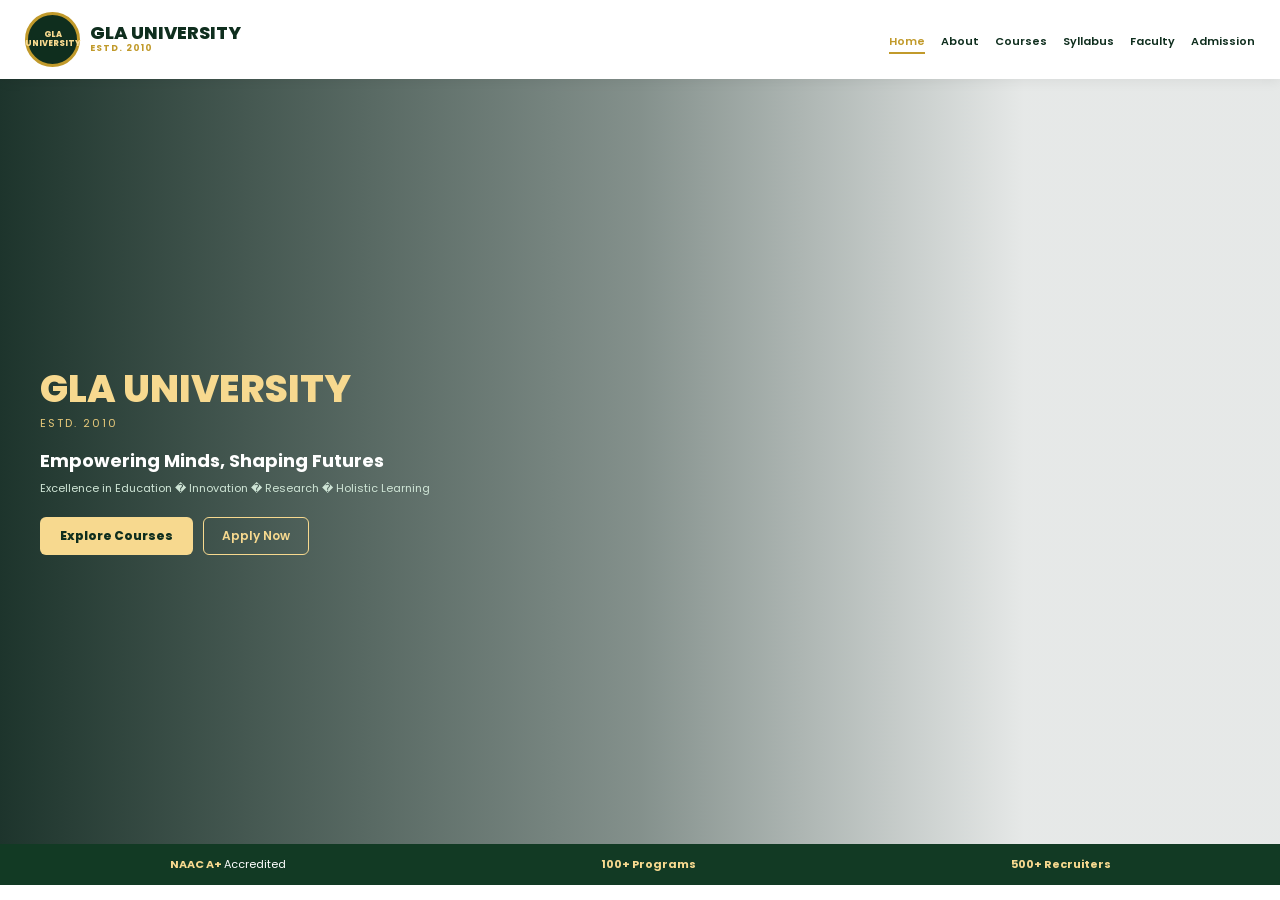
<file: index.html>
<!DOCTYPE html>
<html lang="en">
<head>
<meta charset="UTF-8">
<meta name="viewport" content="width=device-width, initial-scale=1.0">
<title>GLA UNIVERSITY - ESTD. 2010</title>
<link href="https://fonts.googleapis.com/css2?family=Poppins:wght@400;600;700;800&display=swap" rel="stylesheet">
<style>
*{margin:0;padding:0;box-sizing:border-box;font-family:'Poppins',sans-serif}
header{background:#fff;padding:12px 25px;display:flex;justify-content:space-between;align-items:center;position:sticky;top:0;z-index:10;box-shadow:0 2px 12px rgba(0,0,0,0.07)}
.logo-area{display:flex;align-items:center;gap:10px}
.logo-circle{width:55px;height:55px;background:#0f2e1e;border:3px solid #c19a2b;border-radius:50%;display:flex;align-items:center;justify-content:center;color:#f7d98f;font-weight:800;font-size:8px;text-align:center;line-height:1.1}
.logo-text h1{font-size:18px;color:#0f2e1e;font-weight:800;line-height:1}
.logo-text p{font-size:9px;color:#c19a2b;letter-spacing:1px;font-weight:700}
nav a{margin-left:12px;text-decoration:none;color:#0f2e1e;font-weight:600;font-size:11px;padding-bottom:3px}
nav a.active, nav a:hover{color:#c19a2b;border-bottom:2px solid #c19a2b}
.hero{height:85vh;background:linear-gradient(90deg, rgba(10,35,26,0.92) 0%, rgba(10,35,26,0.5) 50%, rgba(10,35,26,0.1) 80%), url('https://images.unsplash.com/photo-1627556704302-624286467c65?q=80&w=2070');background-size:cover;background-position:center;display:flex;align-items:center;padding:0 40px;color:#fff}
.hero h2{font-size:38px;color:#f7d98f;font-weight:800;line-height:1.1}
.hero .estd{font-size:11px;color:#e6c87a;margin-top:5px;letter-spacing:2px}
.hero p.main{font-size:18px;font-weight:700;margin-top:15px}
.hero p.sub{font-size:11px;color:#cfe5d6;margin-top:6px}
.btns{margin-top:20px;display:flex;gap:10px} .btn-gold{background:#f7d98f;color:#0f2e1e;padding:10px 20px;border:none;border-radius:6px;font-weight:800;cursor:pointer;font-size:12px} .btn-outline{border:1.5px solid #f7d98f;color:#f7d98f;background:transparent;padding:9px 18px;border-radius:6px;font-weight:600;font-size:12px;cursor:pointer}
.strip{background:#123a24;color:#f7d98f;padding:12px;display:flex;justify-content:space-around;font-size:11px;font-weight:700}
.strip span{color:#fff;font-weight:400}
</style>
</head>
<body>
<header>
  <div class="logo-area"><div class="logo-circle">GLA<br>UNIVERSITY</div><div class="logo-text"><h1>GLA UNIVERSITY</h1><p>ESTD. 2010</p></div></div>
  <nav>
    <a href="./index.html" class="active">Home</a>
    <a href="./about.html">About</a>
    <a href="./courses.html">Courses</a>
    <a href="./syllabus.html">Syllabus</a>
    <a href="./faculty.html">Faculty</a>
    <a href="./admission.html">Admission</a>
  </nav>
</header>
<div class="hero">
  <div>
    <h2>GLA UNIVERSITY</h2><div class="estd">ESTD. 2010</div>
    <p class="main">Empowering Minds, Shaping Futures</p>
    <p class="sub">Excellence in Education � Innovation � Research � Holistic Learning</p>
    <div class="btns"><a href="./courses.html"><button class="btn-gold">Explore Courses</button></a><a href="./admission.html"><button class="btn-outline">Apply Now</button></a></div>
  </div>
</div>
<div class="strip"><div>NAAC A+ <span>Accredited</span></div><div>100+ Programs</div><div>500+ Recruiters</div></div>
</body>
</html>
</file>
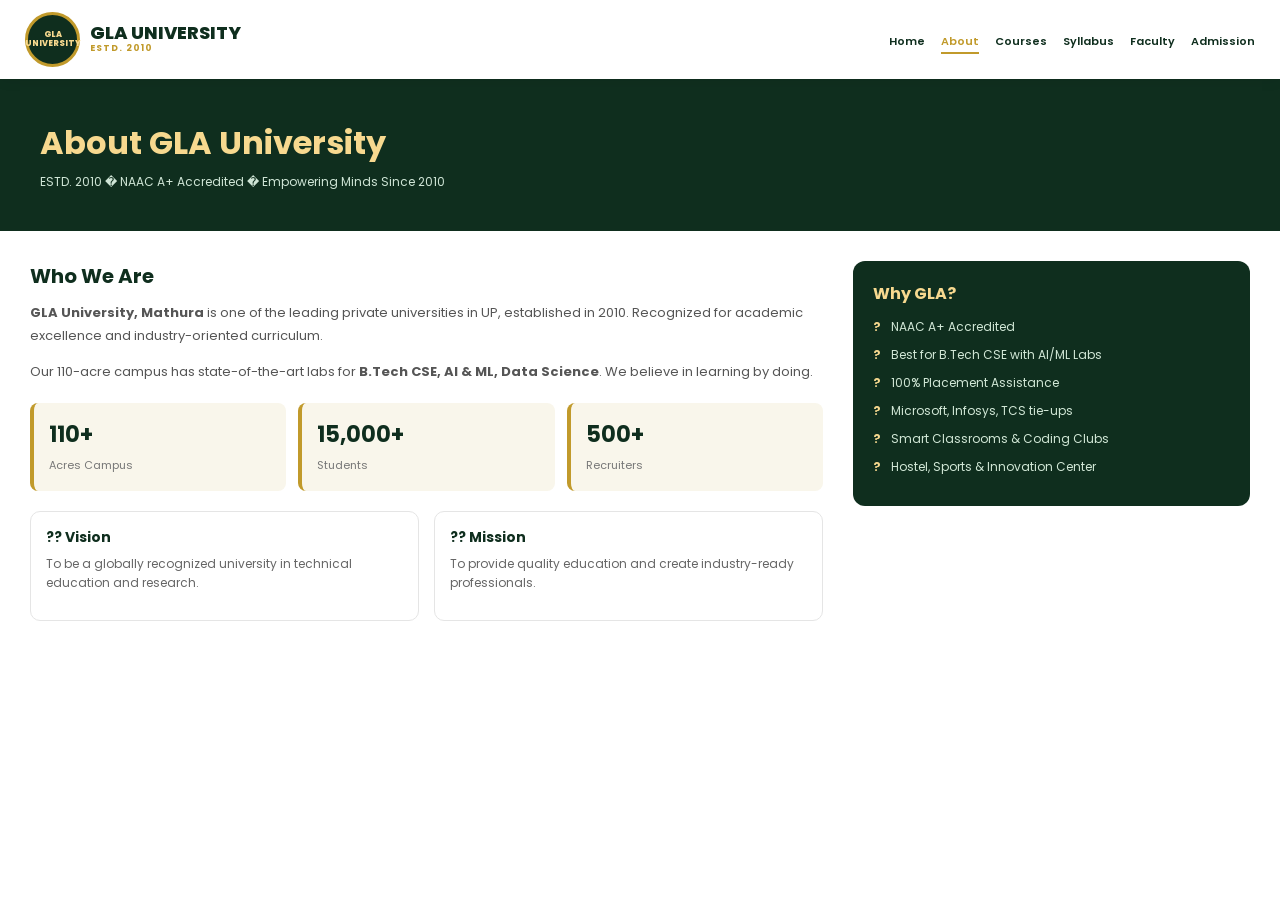
<file: about.html>
<!DOCTYPE html>
<html lang="en">
<head>
<meta charset="UTF-8">
<meta name="viewport" content="width=device-width, initial-scale=1.0">
<title>About - GLA UNIVERSITY</title>
<link href="https://fonts.googleapis.com/css2?family=Poppins:wght@400;600;700;800&display=swap" rel="stylesheet">
<style>
*{margin:0;padding:0;box-sizing:border-box;font-family:'Poppins',sans-serif}
header{background:#fff;padding:12px 25px;display:flex;justify-content:space-between;align-items:center;position:sticky;top:0;z-index:10;box-shadow:0 2px 12px rgba(0,0,0,0.07)}
.logo-area{display:flex;align-items:center;gap:10px}
.logo-circle{width:55px;height:55px;background:#0f2e1e;border:3px solid #c19a2b;border-radius:50%;display:flex;align-items:center;justify-content:center;color:#f7d98f;font-weight:800;font-size:8px;text-align:center;line-height:1.1}
.logo-text h1{font-size:18px;color:#0f2e1e;font-weight:800;line-height:1}
.logo-text p{font-size:9px;color:#c19a2b;letter-spacing:1px;font-weight:700}
nav a{margin-left:12px;text-decoration:none;color:#0f2e1e;font-weight:600;font-size:11px;padding-bottom:3px}
nav a.active, nav a:hover{color:#c19a2b;border-bottom:2px solid #c19a2b}
.page-hero{background:#0f2e1e;padding:40px;color:#fff}
.page-hero h1{font-size:32px;color:#f7d98f}
.page-hero p{color:#cfe5d6;margin-top:6px;font-size:12px}
.container{padding:30px;display:flex;gap:30px}
.left{flex:2} .right{flex:1}
.left h2{color:#0f2e1e;font-size:20px;margin-bottom:10px}
.left p{font-size:13px;color:#555;line-height:1.8;margin-bottom:12px}
.stats{display:grid;grid-template-columns:repeat(3,1fr);gap:12px;margin-top:20px}
.stat-card{background:#f9f6eb;border-left:4px solid #c19a2b;padding:15px;border-radius:8px}
.stat-card h3{color:#0f2e1e;font-size:22px} .stat-card span{font-size:11px;color:#777}
.card-dark{background:#0f2e1e;color:#fff;padding:20px;border-radius:12px}
.card-dark h3{color:#f7d98f;margin-bottom:12px;font-size:16px}
.card-dark ul{list-style:none} .card-dark li{font-size:12px;margin-bottom:10px;padding-left:18px;position:relative;color:#d1e7d6}
.card-dark li::before{content:'?';position:absolute;left:0;color:#f7d98f;font-weight:700}
.vm{display:grid;grid-template-columns:1fr 1fr;gap:15px;margin-top:20px}
.vm-box{border:1px solid #e5e5e5;padding:15px;border-radius:10px}
.vm-box h4{color:#0f2e1e;margin-bottom:6px;font-size:14px} .vm-box p{font-size:12px;color:#666;line-height:1.6}
@media(max-width:700px){.container{flex-direction:column} .stats{grid-template-columns:1fr} .vm{grid-template-columns:1fr}}
</style>
</head>
<body>
<header>
  <div class="logo-area"><div class="logo-circle">GLA<br>UNIVERSITY</div><div class="logo-text"><h1>GLA UNIVERSITY</h1><p>ESTD. 2010</p></div></div>
  <nav>
    <a href="./index.html">Home</a>
    <a href="./about.html" class="active">About</a>
    <a href="./courses.html">Courses</a>
    <a href="./syllabus.html">Syllabus</a>
    <a href="./faculty.html">Faculty</a>
    <a href="./admission.html">Admission</a>
  </nav>
</header>
<div class="page-hero"><h1>About GLA University</h1><p>ESTD. 2010 � NAAC A+ Accredited � Empowering Minds Since 2010</p></div>
<div class="container">
  <div class="left">
    <h2>Who We Are</h2>
    <p><b>GLA University, Mathura</b> is one of the leading private universities in UP, established in 2010. Recognized for academic excellence and industry-oriented curriculum.</p>
    <p>Our 110-acre campus has state-of-the-art labs for <b>B.Tech CSE, AI & ML, Data Science</b>. We believe in learning by doing.</p>
    <div class="stats"><div class="stat-card"><h3>110+</h3><span>Acres Campus</span></div><div class="stat-card"><h3>15,000+</h3><span>Students</span></div><div class="stat-card"><h3>500+</h3><span>Recruiters</span></div></div>
    <div class="vm"><div class="vm-box"><h4>?? Vision</h4><p>To be a globally recognized university in technical education and research.</p></div><div class="vm-box"><h4>?? Mission</h4><p>To provide quality education and create industry-ready professionals.</p></div></div>
  </div>
  <div class="right">
    <div class="card-dark"><h3>Why GLA?</h3><ul><li>NAAC A+ Accredited</li><li>Best for B.Tech CSE with AI/ML Labs</li><li>100% Placement Assistance</li><li>Microsoft, Infosys, TCS tie-ups</li><li>Smart Classrooms & Coding Clubs</li><li>Hostel, Sports & Innovation Center</li></ul></div>
  </div>
</div>
</body>
</html>
</file>
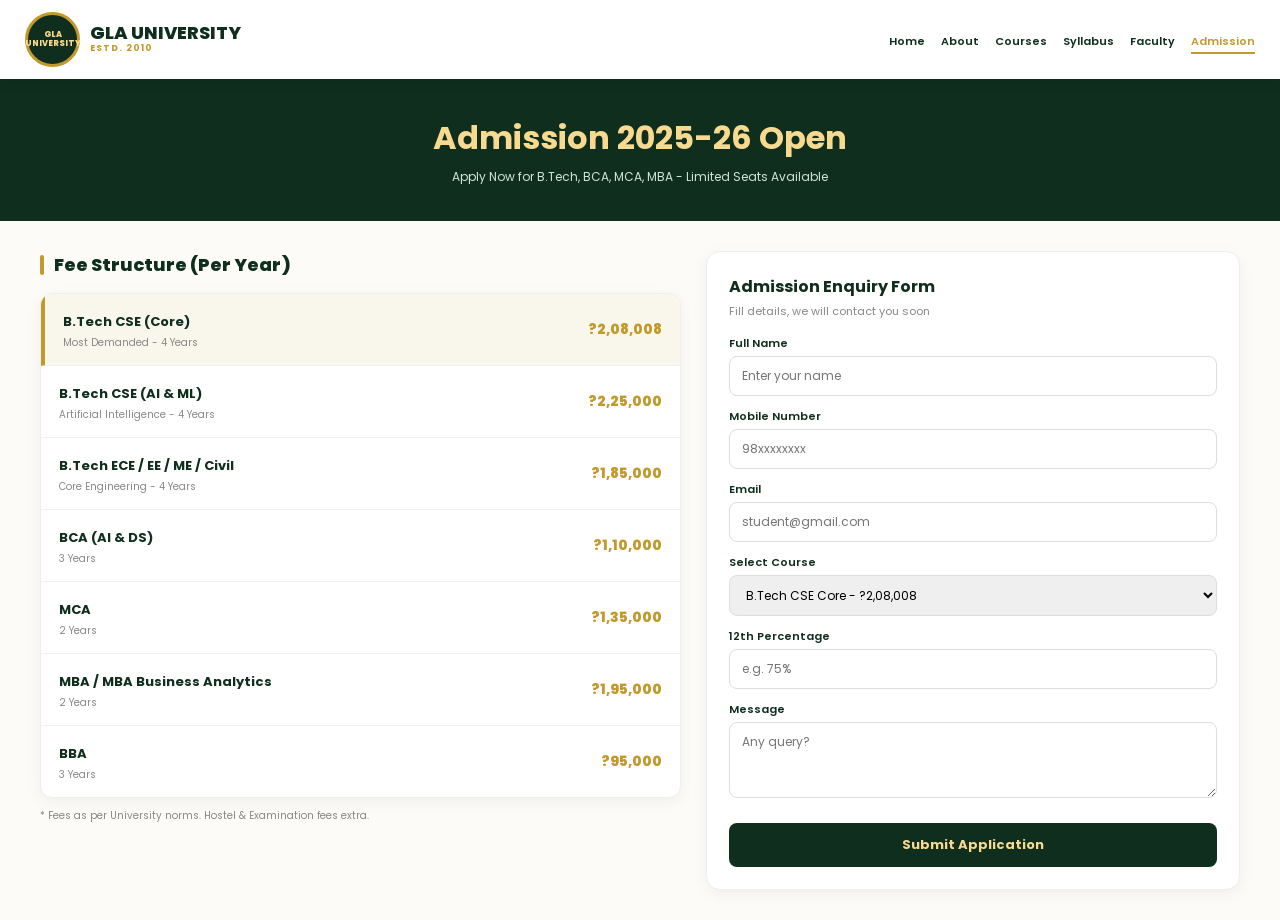
<file: admission.html>
<!DOCTYPE html>
<html lang="en">
<head>
<meta charset="UTF-8">
<meta name="viewport" content="width=device-width, initial-scale=1.0">
<title>Admission - GLA UNIVERSITY</title>
<link href="https://fonts.googleapis.com/css2?family=Poppins:wght@400;600;700;800&display=swap" rel="stylesheet">
<style>
*{margin:0;padding:0;box-sizing:border-box;font-family:'Poppins',sans-serif}
header{background:#fff;padding:12px 25px;display:flex;justify-content:space-between;align-items:center;position:sticky;top:0;z-index:20;box-shadow:0 2px 12px rgba(0,0,0,0.07)}
.logo-area{display:flex;align-items:center;gap:10px}
.logo-circle{width:55px;height:55px;background:#0f2e1e;border:3px solid #c19a2b;border-radius:50%;display:flex;align-items:center;justify-content:center;color:#f7d98f;font-weight:800;font-size:8px;text-align:center;line-height:1.1}
.logo-text h1{font-size:18px;color:#0f2e1e;font-weight:800;line-height:1} .logo-text p{font-size:9px;color:#c19a2b;letter-spacing:1px;font-weight:700}
nav a{margin-left:12px;text-decoration:none;color:#0f2e1e;font-weight:600;font-size:11px;padding-bottom:3px}
nav a.active{color:#c19a2b;border-bottom:2px solid #c19a2b}

.page-hero{background:#0f2e1e;padding:35px 40px;color:#fff;text-align:center}
.page-hero h1{font-size:32px;color:#f7d98f} .page-hero p{color:#cfe5d6;margin-top:6px;font-size:12px}

.main{display:flex;gap:25px;padding:30px 40px;background:#fcfbf7}
.left{flex:1.2}
.right{flex:1}

.fee-title{font-size:18px;font-weight:800;color:#0f2e1e;display:flex;align-items:center;gap:10px;margin-bottom:15px}
.fee-title span{width:4px;height:20px;background:#c19a2b;display:inline-block;border-radius:2px}

.fee-table{background:#fff;border-radius:12px;overflow:hidden;border:1px solid #eee;box-shadow:0 4px 15px rgba(0,0,0,0.05)}
.fee-row{display:flex;justify-content:space-between;padding:14px 18px;border-bottom:1px solid #f0f0f0;align-items:center}
.fee-row:last-child{border:none}
.fee-row b{font-size:13px;color:#0f2e1e} .fee-row small{display:block;font-size:10px;color:#888;margin-top:2px}
.fee-row .price{font-size:14px;font-weight:800;color:#c19a2b}
.fee-row.highlight{background:#f9f6eb;border-left:4px solid #c19a2b}

.form-box{background:#fff;border-radius:14px;padding:22px;border:1px solid #eee;box-shadow:0 4px 15px rgba(0,0,0,0.05)}
.form-box h3{color:#0f2e1e;font-size:16px;margin-bottom:4px} .form-box p{font-size:11px;color:#888;margin-bottom:15px}
label{font-size:11px;font-weight:600;color:#0f2e1e;display:block;margin-top:12px;margin-bottom:4px}
input,select,textarea{width:100%;padding:10px 12px;border:1px solid #ddd;border-radius:8px;font-size:12px;outline:none}
input:focus,select:focus,textarea:focus{border-color:#c19a2b}
.btn-submit{margin-top:18px;width:100%;background:#0f2e1e;color:#f7d98f;border:none;padding:12px;border-radius:8px;font-weight:700;font-size:13px;cursor:pointer}
.btn-submit:hover{background:#123a24}

.success{display:none;margin-top:15px;background:#e8f5e9;color:#0f2e1e;padding:12px;border-radius:8px;font-size:12px;font-weight:600;text-align:center;border:1px solid #a5d6a7}

@media(max-width:850px){.main{flex-direction:column}}
</style>
</head>
<body>
<header>
  <div class="logo-area"><div class="logo-circle">GLA<br>UNIVERSITY</div><div class="logo-text"><h1>GLA UNIVERSITY</h1><p>ESTD. 2010</p></div></div>
  <nav>
    <a href="./index.html">Home</a>
    <a href="./about.html">About</a>
    <a href="./courses.html">Courses</a>
    <a href="./syllabus.html">Syllabus</a>
    <a href="./faculty.html">Faculty</a>
    <a href="./admission.html" class="active">Admission</a>
  </nav>
</header>

<div class="page-hero">
  <h1>Admission 2025-26 Open</h1>
  <p>Apply Now for B.Tech, BCA, MCA, MBA - Limited Seats Available</p>
</div>

<div class="main">
  <div class="left">
    <div class="fee-title"><span></span> Fee Structure (Per Year)</div>
    <div class="fee-table">
      <div class="fee-row highlight">
        <div><b>B.Tech CSE (Core)</b><small>Most Demanded - 4 Years</small></div>
        <div class="price">?2,08,008</div>
      </div>
      <div class="fee-row">
        <div><b>B.Tech CSE (AI & ML)</b><small>Artificial Intelligence - 4 Years</small></div>
        <div class="price">?2,25,000</div>
      </div>
      <div class="fee-row">
        <div><b>B.Tech ECE / EE / ME / Civil</b><small>Core Engineering - 4 Years</small></div>
        <div class="price">?1,85,000</div>
      </div>
      <div class="fee-row">
        <div><b>BCA (AI & DS)</b><small>3 Years</small></div>
        <div class="price">?1,10,000</div>
      </div>
      <div class="fee-row">
        <div><b>MCA</b><small>2 Years</small></div>
        <div class="price">?1,35,000</div>
      </div>
      <div class="fee-row">
        <div><b>MBA / MBA Business Analytics</b><small>2 Years</small></div>
        <div class="price">?1,95,000</div>
      </div>
      <div class="fee-row">
        <div><b>BBA</b><small>3 Years</small></div>
        <div class="price">?95,000</div>
      </div>
    </div>
    <p style="font-size:10px;color:#888;margin-top:10px;">* Fees as per University norms. Hostel & Examination fees extra.</p>
  </div>

  <div class="right">
    <div class="form-box">
      <h3>Admission Enquiry Form</h3>
      <p>Fill details, we will contact you soon</p>
      
      <label>Full Name</label>
      <input type="text" id="name" placeholder="Enter your name">
      
      <label>Mobile Number</label>
      <input type="text" id="mobile" placeholder="98xxxxxxxx">
      
      <label>Email</label>
      <input type="email" id="email" placeholder="student@gmail.com">
      
      <label>Select Course</label>
      <select id="course">
        <option>B.Tech CSE Core - ?2,08,008</option>
        <option>B.Tech CSE AI & ML - ?2,25,000</option>
        <option>B.Tech ECE / EE / ME</option>
        <option>BCA - ?1,10,000</option>
        <option>MCA - ?1,35,000</option>
        <option>MBA</option>
        <option>BBA</option>
      </select>
      
      <label>12th Percentage</label>
      <input type="text" id="percent" placeholder="e.g. 75%">

      <label>Message</label>
      <textarea rows="3" placeholder="Any query?"></textarea>

      <button class="btn-submit" onclick="submitForm()">Submit Application</button>
      
      <div class="success" id="successMsg">? Thank you! Your application for <span id="cname"></span> has been received. GLA University will contact you soon.</div>
    </div>
  </div>
</div>

<script>
function submitForm(){
  let name = document.getElementById('name').value;
  let course = document.getElementById('course').value;
  if(name.trim()==""){alert("Please enter your name");return;}
  document.getElementById('cname').innerText = course;
  document.getElementById('successMsg').style.display='block';
  window.scrollTo({top: document.body.scrollHeight, behavior:'smooth'});
}
</script>
</body>
</html>
</file>
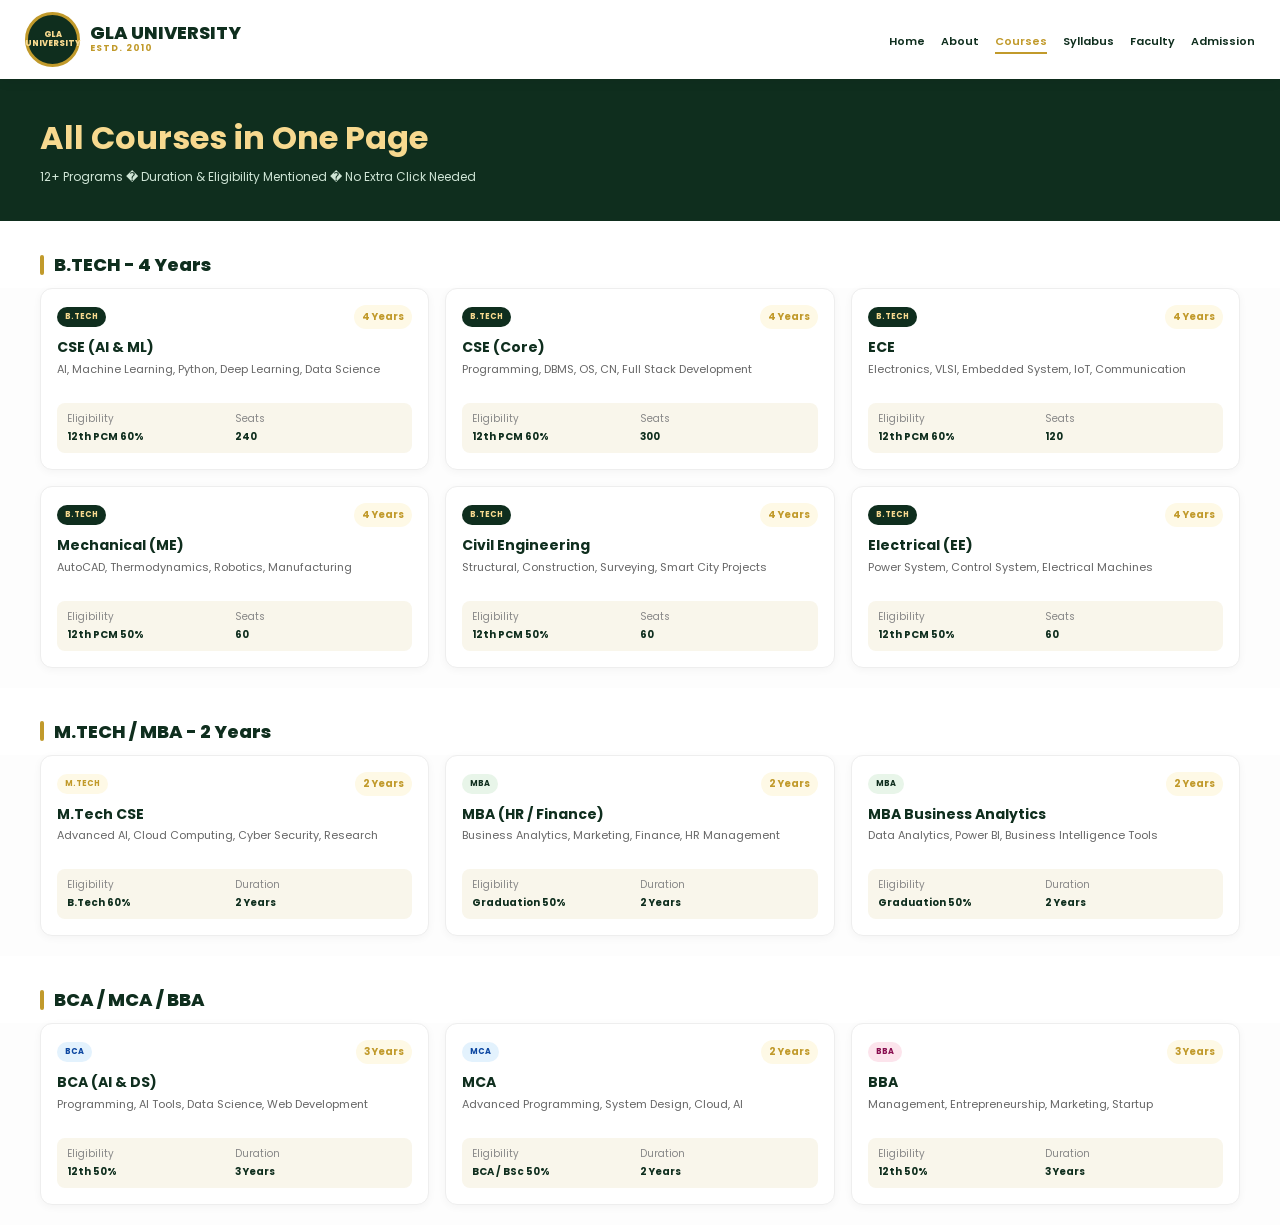
<file: courses.html>
<!DOCTYPE html>
<html lang="en">
<head>
<meta charset="UTF-8">
<meta name="viewport" content="width=device-width, initial-scale=1.0">
<title>Courses - GLA UNIVERSITY</title>
<link href="https://fonts.googleapis.com/css2?family=Poppins:wght@400;600;700;800&display=swap" rel="stylesheet">
<style>
*{margin:0;padding:0;box-sizing:border-box;font-family:'Poppins',sans-serif}
header{background:#fff;padding:12px 25px;display:flex;justify-content:space-between;align-items:center;position:sticky;top:0;z-index:10;box-shadow:0 2px 12px rgba(0,0,0,0.07)}
.logo-area{display:flex;align-items:center;gap:10px}
.logo-circle{width:55px;height:55px;background:#0f2e1e;border:3px solid #c19a2b;border-radius:50%;display:flex;align-items:center;justify-content:center;color:#f7d98f;font-weight:800;font-size:8px;text-align:center;line-height:1.1}
.logo-text h1{font-size:18px;color:#0f2e1e;font-weight:800;line-height:1}
.logo-text p{font-size:9px;color:#c19a2b;letter-spacing:1px;font-weight:700}
nav a{margin-left:12px;text-decoration:none;color:#0f2e1e;font-weight:600;font-size:11px;padding-bottom:3px}
nav a.active{color:#c19a2b;border-bottom:2px solid #c19a2b}

.page-hero{background:#0f2e1e;padding:35px 40px;color:#fff}
.page-hero h1{font-size:32px;color:#f7d98f}
.page-hero p{color:#cfe5d6;margin-top:6px;font-size:12px}

.section-title{padding:30px 40px 10px;font-size:18px;font-weight:800;color:#0f2e1e;display:flex;align-items:center;gap:10px}
.section-title span{width:4px;height:20px;background:#c19a2b;display:inline-block;border-radius:2px}

.grid{display:grid;grid-template-columns:repeat(3,1fr);gap:16px;padding:0 40px 20px;background:#fdfdfd}
.card{background:#fff;border:1px solid #eee;border-radius:12px;padding:16px;box-shadow:0 2px 8px rgba(0,0,0,0.04)}
.card .top{display:flex;justify-content:space-between;align-items:center}
.tag{font-size:8px;background:#0f2e1e;color:#f7d98f;padding:4px 8px;border-radius:20px;font-weight:700}
.duration{font-size:10px;font-weight:700;color:#c19a2b;background:#fef9e6;padding:4px 8px;border-radius:20px}
.card h3{margin-top:10px;color:#0f2e1e;font-size:14px;line-height:1.2}
.card p{font-size:11px;color:#666;margin-top:5px;line-height:1.5;height:32px}
.info{margin-top:10px;display:grid;grid-template-columns:1fr 1fr;font-size:10px;background:#f9f6eb;padding:8px 10px;border-radius:8px}
.info span{color:#888} .info b{color:#0f2e1e;display:block;margin-top:2px}

@media(max-width:900px){.grid{grid-template-columns:1fr 1fr}}
@media(max-width:550px){.grid{grid-template-columns:1fr}}
</style>
</head>
<body>
<header>
  <div class="logo-area"><div class="logo-circle">GLA<br>UNIVERSITY</div><div class="logo-text"><h1>GLA UNIVERSITY</h1><p>ESTD. 2010</p></div></div>
  <nav>
    <a href="./index.html">Home</a>
    <a href="./about.html">About</a>
    <a href="./courses.html" class="active">Courses</a>
    <a href="./syllabus.html">Syllabus</a>
    <a href="./faculty.html">Faculty</a>
    <a href="./admission.html">Admission</a>
  </nav>
</header>

<div class="page-hero">
  <h1>All Courses in One Page</h1>
  <p>12+ Programs � Duration & Eligibility Mentioned � No Extra Click Needed</p>
</div>

<!-- BTECH -->
<div class="section-title"><span></span> B.TECH - 4 Years</div>
<div class="grid">
  <div class="card"><div class="top"><div class="tag">B.TECH</div><div class="duration">4 Years</div></div><h3>CSE (AI & ML)</h3><p>AI, Machine Learning, Python, Deep Learning, Data Science</p><div class="info"><div><span>Eligibility</span><b>12th PCM 60%</b></div><div><span>Seats</span><b>240</b></div></div></div>
  <div class="card"><div class="top"><div class="tag">B.TECH</div><div class="duration">4 Years</div></div><h3>CSE (Core)</h3><p>Programming, DBMS, OS, CN, Full Stack Development</p><div class="info"><div><span>Eligibility</span><b>12th PCM 60%</b></div><div><span>Seats</span><b>300</b></div></div></div>
  <div class="card"><div class="top"><div class="tag">B.TECH</div><div class="duration">4 Years</div></div><h3>ECE</h3><p>Electronics, VLSI, Embedded System, IoT, Communication</p><div class="info"><div><span>Eligibility</span><b>12th PCM 60%</b></div><div><span>Seats</span><b>120</b></div></div></div>
  <div class="card"><div class="top"><div class="tag">B.TECH</div><div class="duration">4 Years</div></div><h3>Mechanical (ME)</h3><p>AutoCAD, Thermodynamics, Robotics, Manufacturing</p><div class="info"><div><span>Eligibility</span><b>12th PCM 50%</b></div><div><span>Seats</span><b>60</b></div></div></div>
  <div class="card"><div class="top"><div class="tag">B.TECH</div><div class="duration">4 Years</div></div><h3>Civil Engineering</h3><p>Structural, Construction, Surveying, Smart City Projects</p><div class="info"><div><span>Eligibility</span><b>12th PCM 50%</b></div><div><span>Seats</span><b>60</b></div></div></div>
  <div class="card"><div class="top"><div class="tag">B.TECH</div><div class="duration">4 Years</div></div><h3>Electrical (EE)</h3><p>Power System, Control System, Electrical Machines</p><div class="info"><div><span>Eligibility</span><b>12th PCM 50%</b></div><div><span>Seats</span><b>60</b></div></div></div>
</div>

<!-- MTECH MBA -->
<div class="section-title"><span></span> M.TECH / MBA - 2 Years</div>
<div class="grid">
  <div class="card"><div class="top"><div class="tag" style="background:#fef9e6;color:#c19a2b">M.TECH</div><div class="duration">2 Years</div></div><h3>M.Tech CSE</h3><p>Advanced AI, Cloud Computing, Cyber Security, Research</p><div class="info"><div><span>Eligibility</span><b>B.Tech 60%</b></div><div><span>Duration</span><b>2 Years</b></div></div></div>
  <div class="card"><div class="top"><div class="tag" style="background:#e8f5e9;color:#0f2e1e">MBA</div><div class="duration">2 Years</div></div><h3>MBA (HR / Finance)</h3><p>Business Analytics, Marketing, Finance, HR Management</p><div class="info"><div><span>Eligibility</span><b>Graduation 50%</b></div><div><span>Duration</span><b>2 Years</b></div></div></div>
  <div class="card"><div class="top"><div class="tag" style="background:#e8f5e9;color:#0f2e1e">MBA</div><div class="duration">2 Years</div></div><h3>MBA Business Analytics</h3><p>Data Analytics, Power BI, Business Intelligence Tools</p><div class="info"><div><span>Eligibility</span><b>Graduation 50%</b></div><div><span>Duration</span><b>2 Years</b></div></div></div>
</div>

<!-- BCA MCA BBA -->
<div class="section-title"><span></span> BCA / MCA / BBA</div>
<div class="grid">
  <div class="card"><div class="top"><div class="tag" style="background:#e3f2fd;color:#0d47a1">BCA</div><div class="duration">3 Years</div></div><h3>BCA (AI & DS)</h3><p>Programming, AI Tools, Data Science, Web Development</p><div class="info"><div><span>Eligibility</span><b>12th 50%</b></div><div><span>Duration</span><b>3 Years</b></div></div></div>
  <div class="card"><div class="top"><div class="tag" style="background:#e3f2fd;color:#0d47a1">MCA</div><div class="duration">2 Years</div></div><h3>MCA</h3><p>Advanced Programming, System Design, Cloud, AI</p><div class="info"><div><span>Eligibility</span><b>BCA / BSc 50%</b></div><div><span>Duration</span><b>2 Years</b></div></div></div>
  <div class="card"><div class="top"><div class="tag" style="background:#fce4ec;color:#880e4f">BBA</div><div class="duration">3 Years</div></div><h3>BBA</h3><p>Management, Entrepreneurship, Marketing, Startup</p><div class="info"><div><span>Eligibility</span><b>12th 50%</b></div><div><span>Duration</span><b>3 Years</b></div></div></div>
</div>

</body>
</html>
</file>
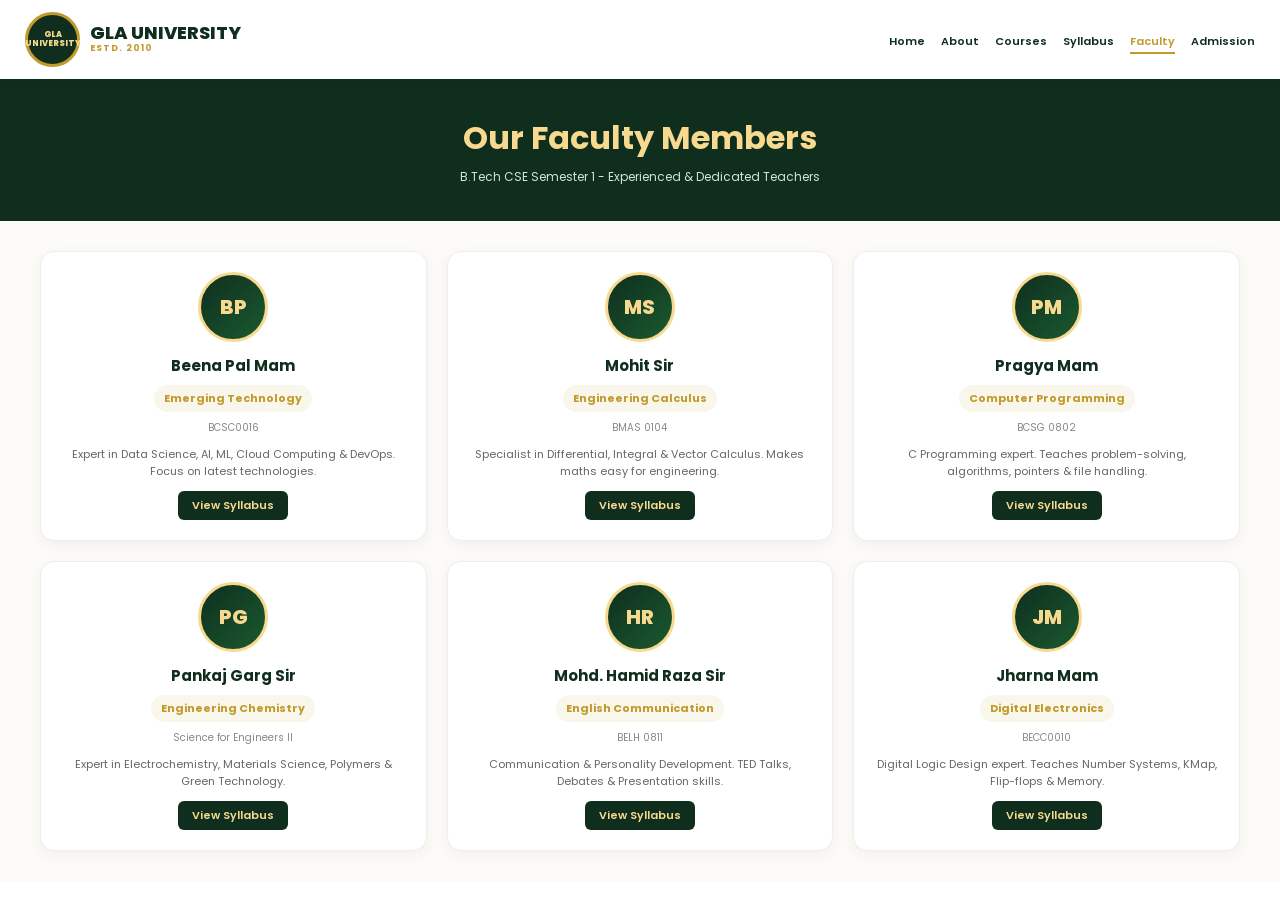
<file: faculty.html>
<!DOCTYPE html>
<html lang="en">
<head>
<meta charset="UTF-8">
<meta name="viewport" content="width=device-width, initial-scale=1.0">
<title>Faculty - GLA UNIVERSITY</title>
<link href="https://fonts.googleapis.com/css2?family=Poppins:wght@400;600;700;800&display=swap" rel="stylesheet">
<style>
*{margin:0;padding:0;box-sizing:border-box;font-family:'Poppins',sans-serif}
header{background:#fff;padding:12px 25px;display:flex;justify-content:space-between;align-items:center;position:sticky;top:0;z-index:20;box-shadow:0 2px 12px rgba(0,0,0,0.07)}
.logo-area{display:flex;align-items:center;gap:10px}
.logo-circle{width:55px;height:55px;background:#0f2e1e;border:3px solid #c19a2b;border-radius:50%;display:flex;align-items:center;justify-content:center;color:#f7d98f;font-weight:800;font-size:8px;text-align:center;line-height:1.1}
.logo-text h1{font-size:18px;color:#0f2e1e;font-weight:800;line-height:1}
.logo-text p{font-size:9px;color:#c19a2b;letter-spacing:1px;font-weight:700}
nav a{margin-left:12px;text-decoration:none;color:#0f2e1e;font-weight:600;font-size:11px;padding-bottom:3px}
nav a.active, nav a:hover{color:#c19a2b;border-bottom:2px solid #c19a2b}

.page-hero{background:#0f2e1e;padding:35px 40px;color:#fff;text-align:center}
.page-hero h1{font-size:32px;color:#f7d98f}
.page-hero p{color:#cfe5d6;margin-top:6px;font-size:12px}

.container{padding:30px 40px;background:#fcfbf7;display:grid;grid-template-columns:repeat(3,1fr);gap:20px}
.card{background:#fff;border:1px solid #eee;border-radius:14px;padding:20px;text-align:center;box-shadow:0 4px 15px rgba(0,0,0,0.05);transition:0.3s}
.card:hover{transform:translateY(-6px);box-shadow:0 12px 25px rgba(0,0,0,0.1)}
.avatar{width:70px;height:70px;background:linear-gradient(135deg,#0f2e1e,#1a5a30);color:#f7d98f;border-radius:50%;display:flex;align-items:center;justify-content:center;font-weight:800;font-size:20px;margin:0 auto 12px;border:3px solid #f7d98f}
.card h3{color:#0f2e1e;font-size:15px;margin-top:5px}
.card .subject{font-size:11px;background:#f9f6eb;color:#c19a2b;padding:5px 10px;border-radius:20px;font-weight:700;display:inline-block;margin-top:8px}
.card .code{font-size:10px;color:#888;margin-top:8px}
.card .desc{font-size:11px;color:#666;margin-top:10px;line-height:1.5}
.btn{margin-top:12px;background:#0f2e1e;color:#f7d98f;border:none;padding:6px 14px;border-radius:6px;font-size:11px;font-weight:600;cursor:pointer}

@media(max-width:900px){.container{grid-template-columns:1fr 1fr}}
@media(max-width:550px){.container{grid-template-columns:1fr}}
</style>
</head>
<body>
<header>
  <div class="logo-area"><div class="logo-circle">GLA<br>UNIVERSITY</div><div class="logo-text"><h1>GLA UNIVERSITY</h1><p>ESTD. 2010</p></div></div>
  <nav>
    <a href="./index.html">Home</a>
    <a href="./about.html">About</a>
    <a href="./courses.html">Courses</a>
    <a href="./syllabus.html">Syllabus</a>
    <a href="./faculty.html" class="active">Faculty</a>
    <a href="./admission.html">Admission</a>
  </nav>
</header>

<div class="page-hero">
  <h1>Our Faculty Members</h1>
  <p>B.Tech CSE Semester 1 - Experienced & Dedicated Teachers</p>
</div>

<div class="container">
  <!-- 1 Beena Pal -->
  <div class="card">
    <div class="avatar">BP</div>
    <h3>Beena Pal Mam</h3>
    <div class="subject">Emerging Technology</div>
    <div class="code">BCSC0016</div>
    <div class="desc">Expert in Data Science, AI, ML, Cloud Computing & DevOps. Focus on latest technologies.</div>
    <button class="btn">View Syllabus</button>
  </div>

  <!-- 2 Mohit Sir -->
  <div class="card">
    <div class="avatar">MS</div>
    <h3>Mohit Sir</h3>
    <div class="subject">Engineering Calculus</div>
    <div class="code">BMAS 0104</div>
    <div class="desc">Specialist in Differential, Integral & Vector Calculus. Makes maths easy for engineering.</div>
    <button class="btn">View Syllabus</button>
  </div>

  <!-- 3 Pragya Mam -->
  <div class="card">
    <div class="avatar">PM</div>
    <h3>Pragya Mam</h3>
    <div class="subject">Computer Programming</div>
    <div class="code">BCSG 0802</div>
    <div class="desc">C Programming expert. Teaches problem-solving, algorithms, pointers & file handling.</div>
    <button class="btn">View Syllabus</button>
  </div>

  <!-- 4 Pankaj Garg -->
  <div class="card">
    <div class="avatar">PG</div>
    <h3>Pankaj Garg Sir</h3>
    <div class="subject">Engineering Chemistry</div>
    <div class="code">Science for Engineers II</div>
    <div class="desc">Expert in Electrochemistry, Materials Science, Polymers & Green Technology.</div>
    <button class="btn">View Syllabus</button>
  </div>

  <!-- 5 Hamid Raza -->
  <div class="card">
    <div class="avatar">HR</div>
    <h3>Mohd. Hamid Raza Sir</h3>
    <div class="subject">English Communication</div>
    <div class="code">BELH 0811</div>
    <div class="desc">Communication & Personality Development. TED Talks, Debates & Presentation skills.</div>
    <button class="btn">View Syllabus</button>
  </div>

  <!-- 6 Jharna Mam -->
  <div class="card">
    <div class="avatar">JM</div>
    <h3>Jharna Mam</h3>
    <div class="subject">Digital Electronics</div>
    <div class="code">BECC0010</div>
    <div class="desc">Digital Logic Design expert. Teaches Number Systems, KMap, Flip-flops & Memory.</div>
    <button class="btn">View Syllabus</button>
  </div>

</div>

<script>
document.querySelectorAll('.btn').forEach(b=>b.addEventListener('click',()=>window.location.href='./syllabus.html'));
</script>

</body>
</html>
</file>
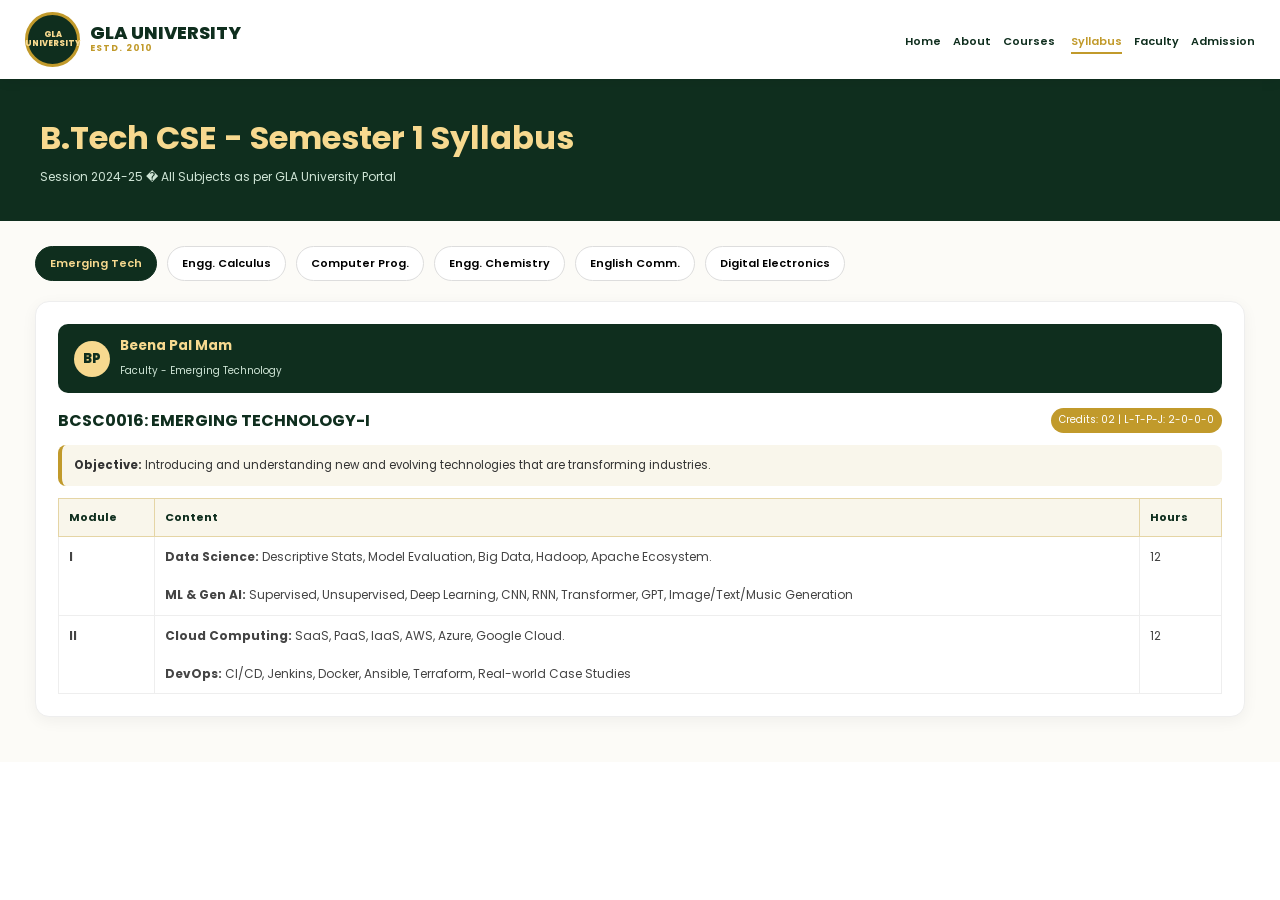
<file: syllabus.html>
<!DOCTYPE html>
<html lang="en">
<head>
<meta charset="UTF-8">
<meta name="viewport" content="width=device-width, initial-scale=1.0">
<title>Syllabus - GLA UNIVERSITY</title>
<link href="https://fonts.googleapis.com/css2?family=Poppins:wght@400;600;700;800&display=swap" rel="stylesheet">
<style>
*{margin:0;padding:0;box-sizing:border-box;font-family:'Poppins',sans-serif}
header{background:#fff;padding:12px 25px;display:flex;justify-content:space-between;align-items:center;position:sticky;top:0;z-index:20;box-shadow:0 2px 12px rgba(0,0,0,0.07)}
.logo-area{display:flex;align-items:center;gap:10px}
.logo-circle{width:55px;height:55px;background:#0f2e1e;border:3px solid #c19a2b;border-radius:50%;display:flex;align-items:center;justify-content:center;color:#f7d98f;font-weight:800;font-size:8px;text-align:center;line-height:1.1}
.logo-text h1{font-size:18px;color:#0f2e1e;font-weight:800;line-height:1}
.logo-text p{font-size:9px;color:#c19a2b;letter-spacing:1px;font-weight:700}
nav a{margin-left:12px;text-decoration:none;color:#0f2e1e;font-weight:600;font-size:11px;padding-bottom:3px}
nav a.active, nav a:hover{color:#c19a2b;border-bottom:2px solid #c19a2b}
.page-hero{background:#0f2e1e;padding:35px 40px;color:#fff}
.page-hero h1{font-size:32px;color:#f7d98f} .page-hero p{color:#cfe5d6;margin-top:6px;font-size:12px}
.container{padding:25px 35px;background:#fcfbf7}
.tabs{display:flex;gap:10px;flex-wrap:wrap;margin-bottom:20px}
.tab{padding:8px 14px;border:1px solid #ddd;background:#fff;border-radius:20px;font-size:11px;font-weight:600;cursor:pointer}
.tab.active{background:#0f2e1e;color:#f7d98f;border-color:#0f2e1e}
.syllabus-card{background:#fff;border:1px solid #eee;border-radius:14px;padding:22px;margin-bottom:20px;box-shadow:0 4px 15px rgba(0,0,0,0.05);display:none}
.syllabus-card.active{display:block}
.teacher-bar{background:#0f2e1e;color:#fff;padding:12px 16px;border-radius:10px;display:flex;align-items:center;gap:10px;margin-bottom:15px}
.avatar{width:36px;height:36px;background:#f7d98f;color:#0f2e1e;border-radius:50%;display:flex;align-items:center;justify-content:center;font-weight:800;font-size:13px}
.teacher-bar h3{font-size:13.5px;color:#f7d98f} .teacher-bar span{font-size:10px;color:#cfe5d6}
.subject-head{display:flex;justify-content:space-between;flex-wrap:wrap;gap:10px;margin-bottom:12px}
.subject-head h2{color:#0f2e1e;font-size:16px} .meta{font-size:10px;color:#fff;background:#c19a2b;padding:4px 8px;border-radius:20px}
table{width:100%;border-collapse:collapse;margin-top:10px;font-size:12px}
th{background:#f9f6eb;color:#0f2e1e;padding:10px;text-align:left;border:1px solid #e5d5a5;font-size:11px}
td{padding:10px;border:1px solid #eee;vertical-align:top;line-height:1.6;color:#444}
.objective{background:#f9f6eb;padding:12px;border-radius:8px;font-size:11.5px;color:#333;margin:12px 0;border-left:4px solid #c19a2b}
</style>
</head>
<body>
<header>
  <div class="logo-area"><div class="logo-circle">GLA<br>UNIVERSITY</div><div class="logo-text"><h1>GLA UNIVERSITY</h1><p>ESTD. 2010</p></div></div>
  <nav>
    <a href="./index.html">Home</a><a href="./about.html">About</a><a href="./courses.html">Courses</a>
    <a href="./syllabus.html" class="active">Syllabus</a><a href="./faculty.html">Faculty</a><a href="./admission.html">Admission</a>
  </nav>
</header>
<div class="page-hero"><h1>B.Tech CSE - Semester 1 Syllabus</h1><p>Session 2024-25 � All Subjects as per GLA University Portal</p></div>
<div class="container">
<div class="tabs">
<div class="tab active" onclick="showTab(0)">Emerging Tech</div><div class="tab" onclick="showTab(1)">Engg. Calculus</div><div class="tab" onclick="showTab(2)">Computer Prog.</div><div class="tab" onclick="showTab(3)">Engg. Chemistry</div><div class="tab" onclick="showTab(4)">English Comm.</div><div class="tab" onclick="showTab(5)">Digital Electronics</div>
</div>

<div class="syllabus-card active">
<div class="teacher-bar"><div class="avatar">BP</div><div><h3>Beena Pal Mam</h3><span>Faculty - Emerging Technology</span></div></div>
<div class="subject-head"><h2>BCSC0016: EMERGING TECHNOLOGY-I</h2><div class="meta">Credits: 02 | L-T-P-J: 2-0-0-0</div></div>
<div class="objective"><b>Objective:</b> Introducing and understanding new and evolving technologies that are transforming industries.</div>
<table><tr><th>Module</th><th>Content</th><th>Hours</th></tr>
<tr><td><b>I</b></td><td><b>Data Science:</b> Descriptive Stats, Model Evaluation, Big Data, Hadoop, Apache Ecosystem.<br><br><b>ML & Gen AI:</b> Supervised, Unsupervised, Deep Learning, CNN, RNN, Transformer, GPT, Image/Text/Music Generation</td><td>12</td></tr>
<tr><td><b>II</b></td><td><b>Cloud Computing:</b> SaaS, PaaS, IaaS, AWS, Azure, Google Cloud.<br><br><b>DevOps:</b> CI/CD, Jenkins, Docker, Ansible, Terraform, Real-world Case Studies</td><td>12</td></tr></table>
</div>

<div class="syllabus-card">
<div class="teacher-bar"><div class="avatar">MS</div><div><h3>Mohit Sir</h3><span>Faculty - Engineering Calculus</span></div></div>
<div class="subject-head"><h2>BMAS 0104: ENGINEERING CALCULUS</h2><div class="meta">Credits: 04 | Sem I | L-T-P-J: 3-1-0-0</div></div>
<div class="objective"><b>Objective:</b> To understand differential, integral and vector calculus with engineering applications.</div>
<table><tr><th>Module</th><th>Contents</th><th>Hours</th></tr>
<tr><td><b>I</b></td><td><b>Differential Calculus:</b> nth order derivatives, Leibnitz theorem, Partial derivatives, Euler's theorem, Jacobian, Extrema using Lagrange's method.</td><td>20</td></tr>
<tr><td><b>II</b></td><td><b>Integral & Vector Calculus:</b> Beta Gamma functions, Double Triple integrals, Gradient, Divergence, Curl, Green's, Gauss & Stoke's theorem.</td><td>20</td></tr></table>
</div>

<div class="syllabus-card">
<div class="teacher-bar"><div class="avatar">PM</div><div><h3>Pragya Mam</h3><span>Faculty - Computer Programming</span></div></div>
<div class="subject-head"><h2>BCSG 0802: COMPUTER PROGRAMMING-I</h2><div class="meta">Credits:04 | L-T-P-J: 0-0-8-0</div></div>
<div class="objective"><b>Objective:</b> To develop programming skills using C Language concepts.</div>
<table><tr><th>Module</th><th>Content</th><th>Hours</th></tr>
<tr><td><b>I</b></td><td>Programming Languages, Compiler, Algorithm, Flowchart, Basics of C, Data types, Operators, if-else, switch, Loops, Arrays, Strings, Searching & Sorting</td><td>25</td></tr>
<tr><td><b>II</b></td><td>Functions, Storage Classes, Recursion, Preprocessor, Pointers, Dynamic Memory, Structures, Union, File Handling</td><td>25</td></tr></table>
</div>

<div class="syllabus-card">
<div class="teacher-bar"><div class="avatar">PG</div><div><h3>Pankaj Garg Sir</h3><span>Faculty - Engineering Chemistry</span></div></div>
<div class="subject-head"><h2>Science for Engineers II</h2><div class="meta">Credits: 02 | Sem I/II | L-T-P-J: 2-0-0-0</div></div>
<table><tr><th>Module</th><th>Content</th><th>Hours</th></tr>
<tr><td><b>I</b></td><td><b>Electrolysis:</b> Redox reactions, Li-Ion & Lead-acid battery, Corrosion.<br><b>Materials Science:</b> Carbon nanotube, Dielectric, piezo ceramics.<br><b>Bioinformatics & Polymers:</b> Protein/DNA, PI & PANI for flexible display</td><td>16</td></tr>
<tr><td><b>II</b></td><td>Environmental Issues & Computing: Green technology, E-waste management, Semiconductors, Sustainable Technologies, Smart systems</td><td>16</td></tr></table>
</div>

<div class="syllabus-card">
<div class="teacher-bar"><div class="avatar">HR</div><div><h3>Mohd. Hamid Raza Sir</h3><span>Faculty - English Communication</span></div></div>
<div class="subject-head"><h2>BELH 0811: English Communication Skills I</h2><div class="meta">Credits: 02 | Sem I | L-T-P-J: 0-0-4</div></div>
<div class="objective"><b>Objective:</b> To develop listening, speaking, reading and writing proficiency in English.</div>
<table><tr><th>Module</th><th>Content</th><th>Hours</th></tr>
<tr><td><b>I</b></td><td>Articulation & Pronunciation (IPA), Self-Introduction, Listening via TED Talk, Describing places/people/objects, Role Plays</td><td>24</td></tr>
<tr><td><b>II</b></td><td>Extempore Speech, Film Review, Debating Skills, PPT Presentation, Vocabulary games, Interpreting Graphs</td><td>28</td></tr></table>
</div>

<div class="syllabus-card">
<div class="teacher-bar"><div class="avatar">JM</div><div><h3>Jharna Mam</h3><span>Faculty - Digital Electronics</span></div></div>
<div class="subject-head"><h2>BECC0010: DIGITAL ELECTRONICS</h2><div class="meta">Credits:3 | L-T-P: 3-0-0-0</div></div>
<div class="objective"><b>Objective:</b> To learn fundamentals of digital logic design and logic simplification.</div>
<table><tr><th>Module</th><th>Contents</th><th>Hours</th></tr>
<tr><td><b>I</b></td><td>Binary numbers, Number conversion, Codes (8421, Excess-3, Gray), Hamming code, Logic gates, SOP/POS, KMap, Adders, Subtractor, Multiplexer, Decoder</td><td>20</td></tr>
<tr><td><b>II</b></td><td>Flip-flops (SR, JK, D, T), Mealy & Moore machines, Registers (SISO, SIPO, PIPO), Counters (Ripple, Synchronous), Memory - RAM, ROM, PLA, PAL</td><td>20</td></tr></table>
</div>

</div>
<script>
function showTab(i){
document.querySelectorAll('.tab').forEach((t,idx)=>t.classList.toggle('active', idx===i));
document.querySelectorAll('.syllabus-card').forEach((c,idx)=>c.classList.toggle('active', idx===i));
}
</script>
</body>
</html>
</file>
